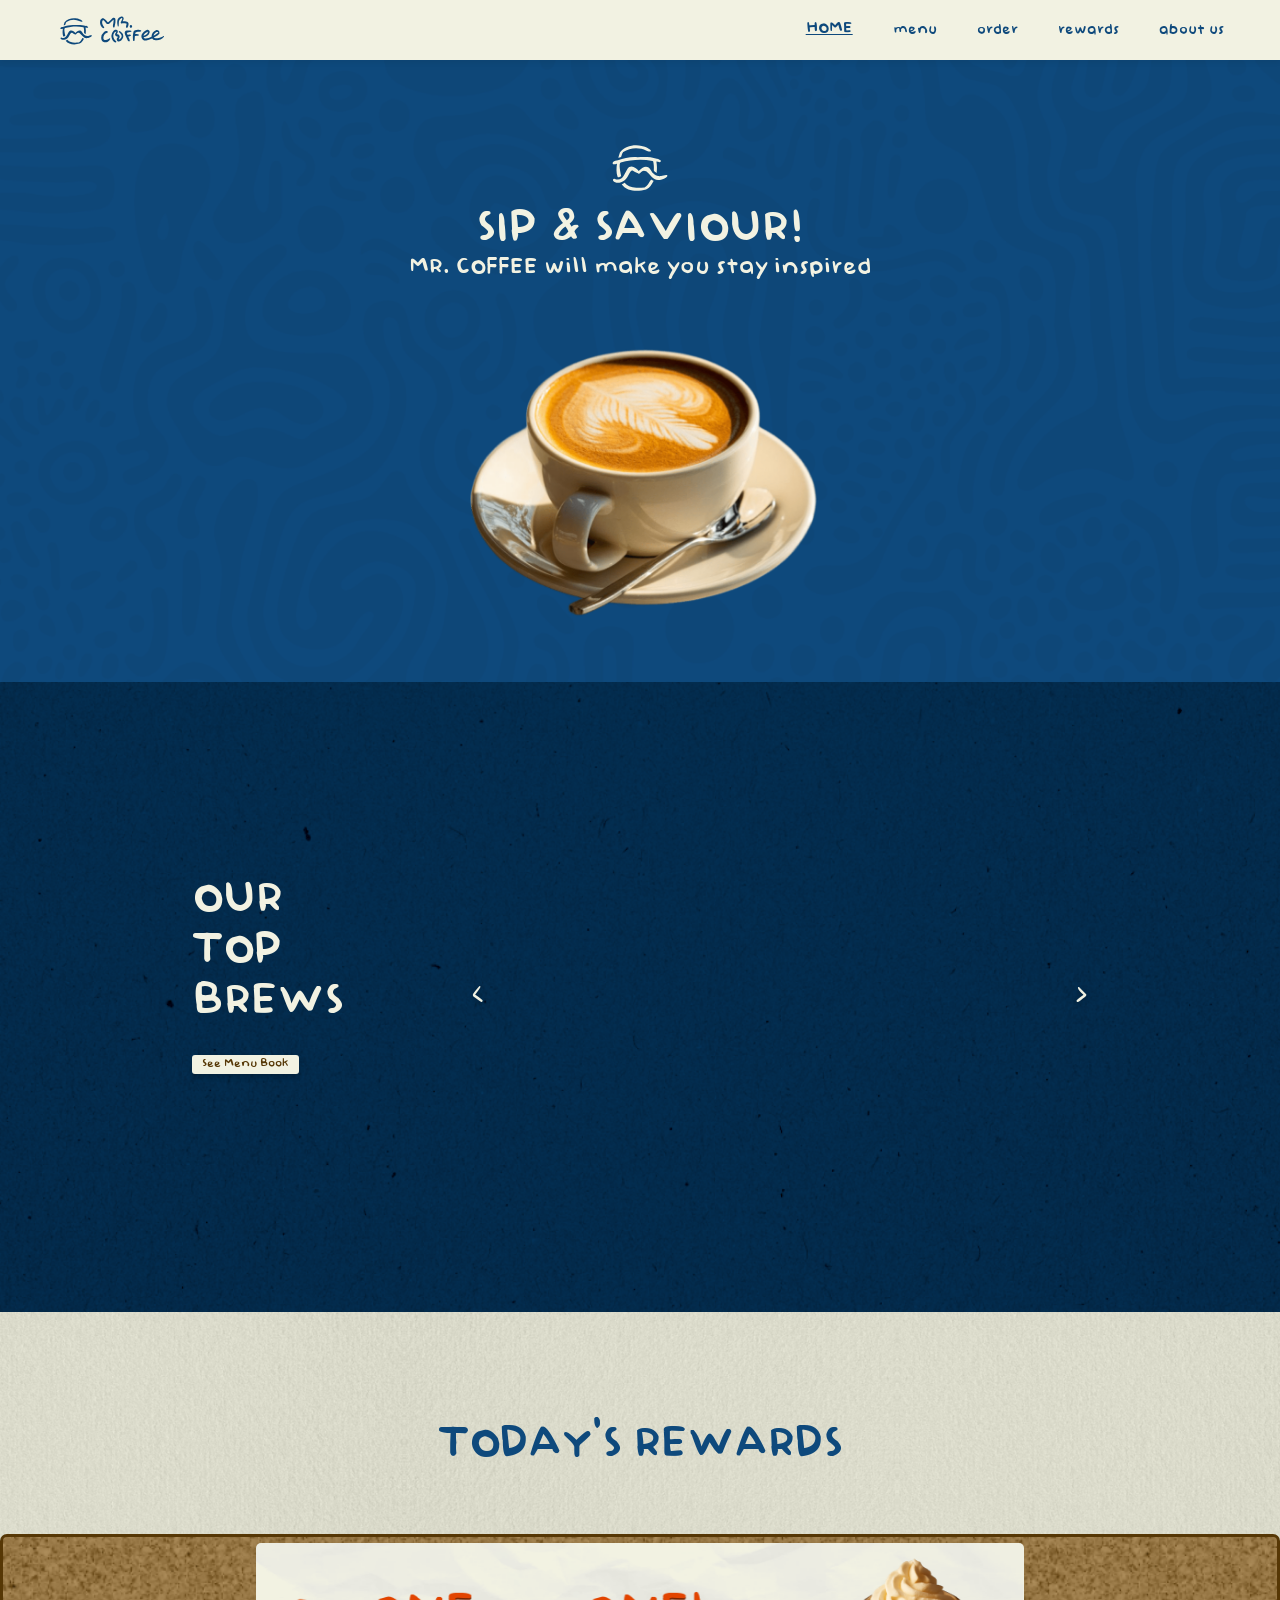
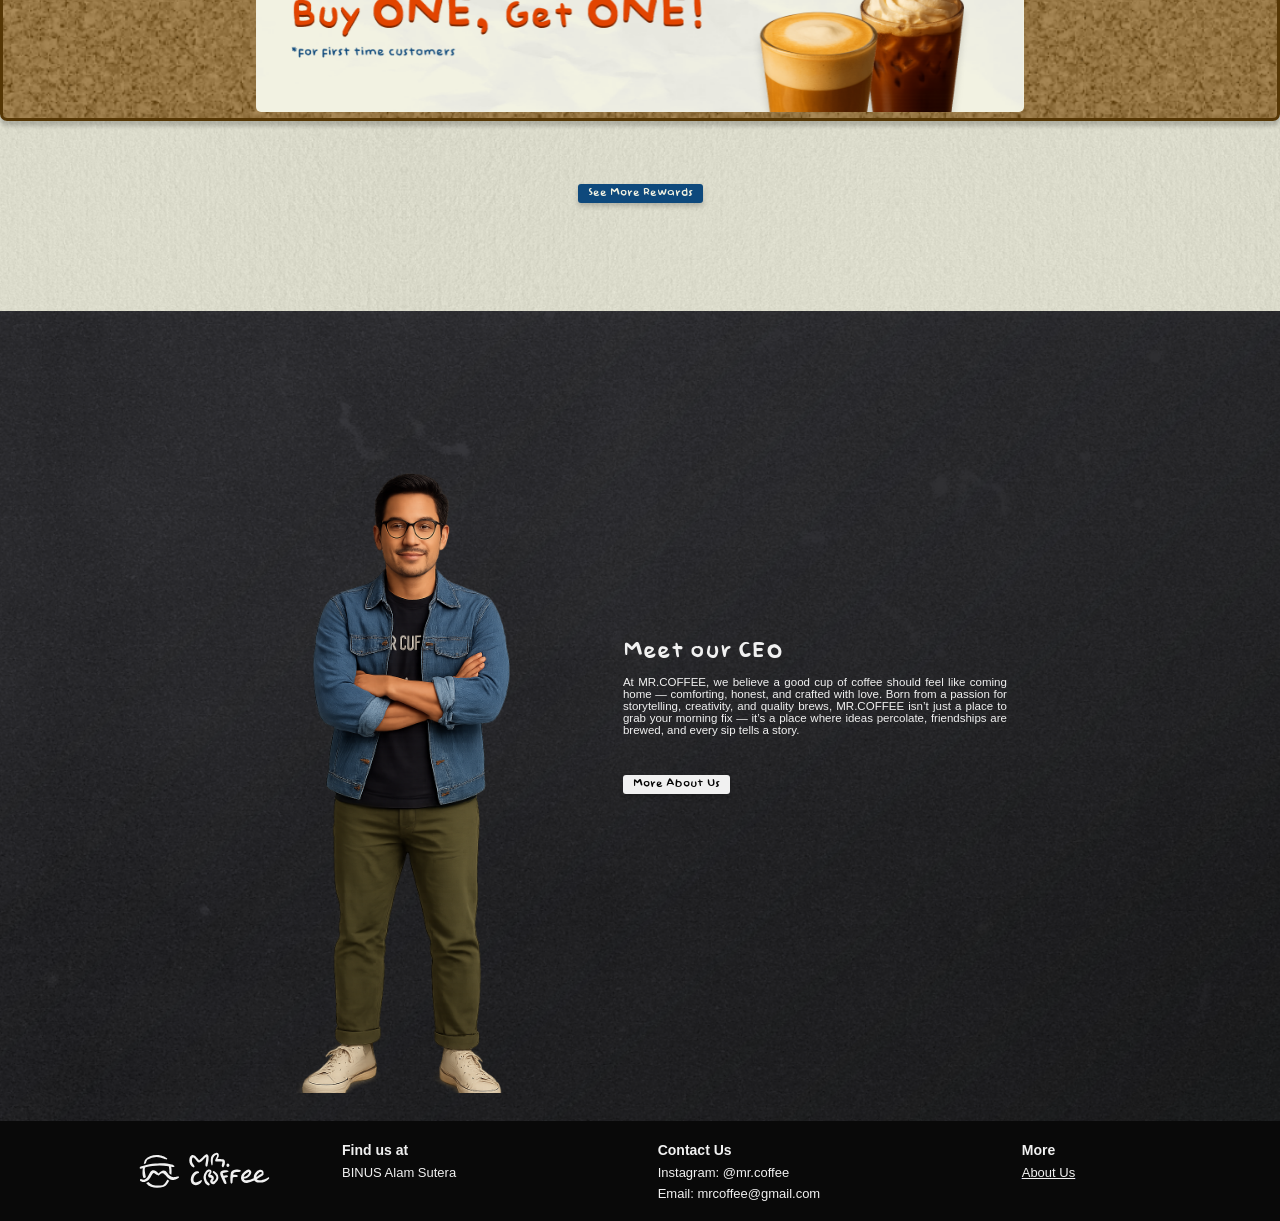
<file: index.html>
<!DOCTYPE html>
<html lang="en">
<head>
    <meta charset="UTF-8">
    <meta name="viewport" content="width=device-width, initial-scale=1.0">
    <title>MR. COFFEE</title>
    <link rel="icon" type="image/svg+xml" href="/assets/vectors/icon_offwhite.svg">
    <link rel="stylesheet" href="style.css">
</head>
<body>
    <header>
        <div id="header-div">
            <a>
                <img src="/assets/vectors/typeface_blue.svg" id="header-logo"> 
            </a>
            <div id="navbar">
                <a class="active">home</a>
                <a href="menu.html">menu</a>
                <a href="order.html">order</a>
                <a href="rewards.html">rewards</a>
                <a href="about us.html">about us</a>
            </div>
            <div id="navbar-mobile">
                <img src="/assets/vectors/hamburger-svgrepo-com.svg" id="hamburger"> 
            </div>
        </div>
        <div id="navbar-popup" class="hidden">
            <div id="sidebar">
                <div id="sidebar-navbar">
                    <a class="active">home</a>
                    <a href="menu.html">menu</a>
                    <a href="order.html">order</a>
                    <a href="rewards.html">rewards</a>
                    <a href="about us.html">about us</a>
                </div>
            </div>
        </div>
    </header>
    <main>
        <div id="main-banner">
            <div class="title-div fade">
                <img src="/assets/vectors/icon_offwhite.svg" id="banner-logo"> 
                <h1 id="main-banner-title" class="offwhite-text">SIP & SAVIOUR!</h1>
                <h2 id="tagline" class="offwhite-text">MR. COFFEE will make you stay inspired</h2>
            </div>
            <img src="/assets/images//main banner coffee.png" id="coffee-banner" class="fade">
        </div>

        <div id="top-sellers-banner">
            <div class="side-title-div">
                <h1 class="offwhite-text">OUR</h1>
                <h1 class="offwhite-text">TOP</h1>
                <h1 class="offwhite-text">BREWS</h1>
                <button id="menu-redirect" onclick="document.location='menu.html'">See Menu Book</button>
            </div>
            <div id="best-seller-items-div">
                <div id="left-arrow" class="arrows">
                    &lt;
                </div>
                <div id="carousel">
                </div>
                <div id="right-arrow" class="arrows">
                    &gt;
                </div>
            </div>
        </div>

        <div id="rewards-banner">
            <h1 class="blue-text">TODAY'S REWARDS</h1>
            <div class="corkboard" id="home-corkboard">
                <img src="/assets/images/dummy reward.png"> 
            </div>
            <button id="rewards-redirect" onclick="document.location='rewards.html'">See More Rewards</button>
        </div>

        <div id="about-us-banner">
            <img src="/assets/images/ceo.png">
            <div id="about-us-text">
                <h2 class="white-text">Meet our CEO</h2>
                <p class="white-text">
                    At MR.COFFEE, we believe a good cup of coffee should feel like coming home — comforting, honest, and crafted with love. Born from a passion for storytelling, creativity, and quality brews, MR.COFFEE isn’t just a place to grab your morning fix — it’s a place where ideas percolate, friendships are brewed, and every sip tells a story.
                </p>
                <button id="about-us-redirect" onclick="document.location='about us.html'">More About Us</button>
            </div>
        </div>
    </main>
    <footer>
        <img src="/assets/vectors/typeface_white.svg" id="footer-logo"> 
        <div id="footer-div">
            <div>
                <p class="footer-header">Find us at</p>
                <p>BINUS Alam Sutera</p>
            </div>
            <div>
                <p class="footer-header">Contact Us</p>
                <p>Instagram: @mr.coffee</p>
                <p>Email: mrcoffee@gmail.com</p>
            </div>
            <div style="margin-right: 6vw;">
                <p class="footer-header">More</p>
                <a href="about us.html"><p>About Us</p></a>
            </div>
        </div>
    </footer>
</body>
<script src="/js/script.js"></script>
<script src="/js/home.js"></script>
</html>
</file>
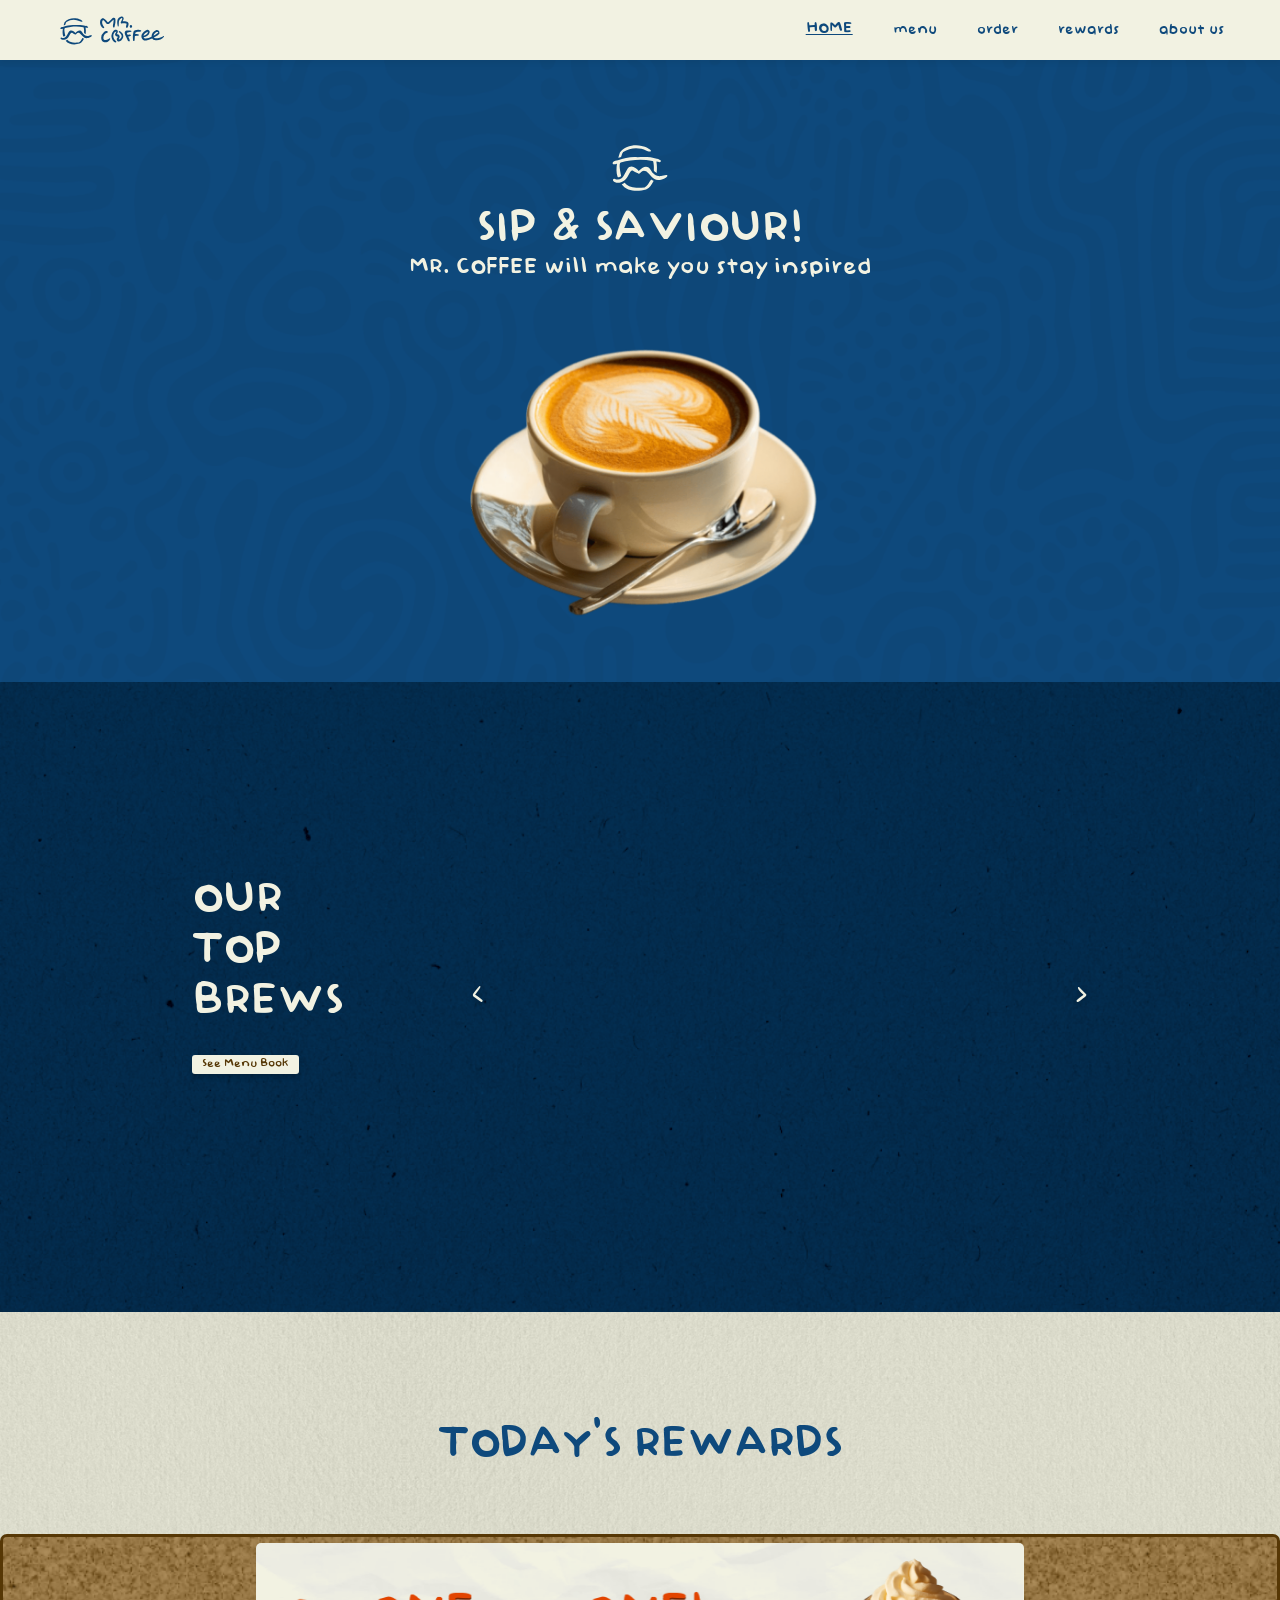
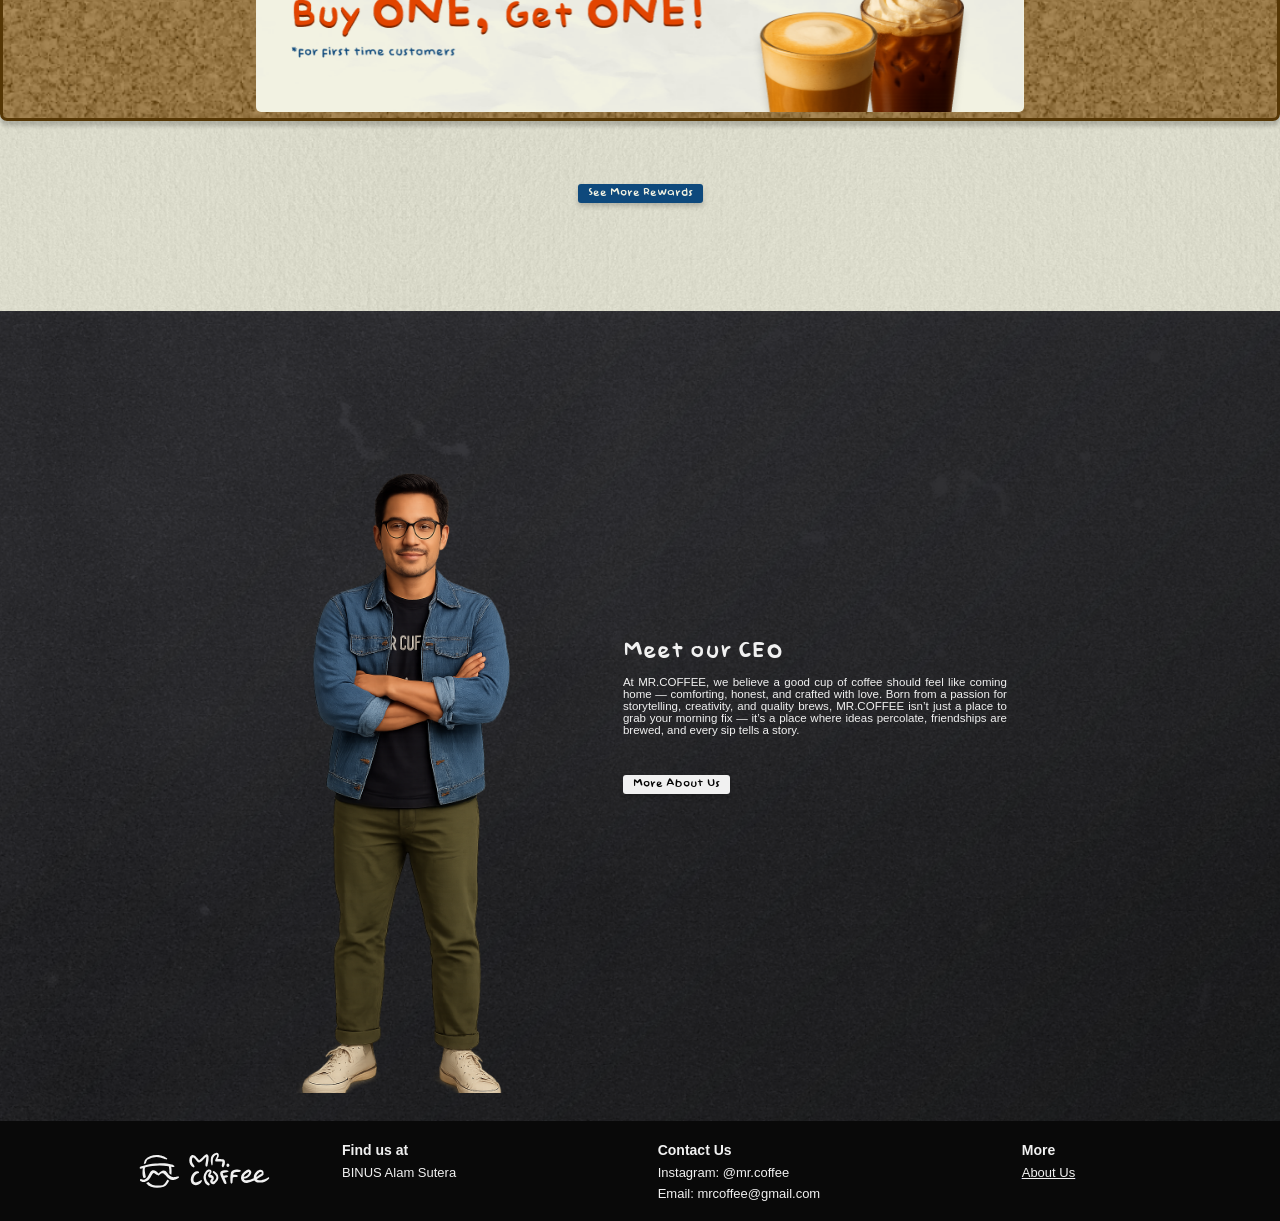
<file: home.html>
<!DOCTYPE html>
<html lang="en">
<head>
    <meta charset="UTF-8">
    <meta name="viewport" content="width=device-width, initial-scale=1.0">
    <title>MR. COFFEE</title>
    <link rel="icon" type="image/x-icon" href="/assets/vectors/icon_offwhite.svg">
    <link rel="stylesheet" href="/style.css">
</head>
<body>
    <header>
        <div id="header-div">
            <a>
                <img src="/assets/vectors/typeface_blue.svg" id="header-logo"> 
            </a>
            <div id="navbar">
                <a class="active">home</a>
                <a href="/html/menu.html">menu</a>
                <a href="/html/order.html">order</a>
                <a href="/html/rewards.html">rewards</a>
                <a href="/html/about us.html">about us</a>
            </div>
            <div id="navbar-mobile">
                <img src="/assets/vectors/hamburger-svgrepo-com.svg" id="hamburger"> 
            </div>
        </div>
        <div id="navbar-popup" class="hidden">
            <div id="sidebar">
                <div id="sidebar-navbar">
                    <a class="active">home</a>
                    <a href="/html/menu.html">menu</a>
                    <a href="/html/order.html">order</a>
                    <a href="/html/rewards.html">rewards</a>
                    <a href="/html/about us.html">about us</a>
                </div>
            </div>
        </div>
    </header>
    <main>
        <div id="main-banner">
            <div class="title-div fade">
                <img src="/assets/vectors/icon_offwhite.svg" id="banner-logo"> 
                <h1 id="main-banner-title" class="offwhite-text">SIP & SAVIOUR!</h1>
                <h2 id="tagline" class="offwhite-text">MR. COFFEE will make you stay inspired</h2>
            </div>
            <img src="/assets/images//main banner coffee.png" id="coffee-banner" class="fade">
        </div>

        <div id="top-sellers-banner">
            <div class="side-title-div">
                <h1 class="offwhite-text">OUR</h1>
                <h1 class="offwhite-text">TOP</h1>
                <h1 class="offwhite-text">BREWS</h1>
                <button id="menu-redirect" onclick="document.location='menu.html'">See Menu Book</button>
            </div>
            <div id="best-seller-items-div">
                <div id="left-arrow" class="arrows">
                    &lt;
                </div>
                <div id="carousel">
                </div>
                <div id="right-arrow" class="arrows">
                    &gt;
                </div>
            </div>
        </div>

        <div id="rewards-banner">
            <h1 class="blue-text">TODAY'S REWARDS</h1>
            <div class="corkboard" id="home-corkboard">
                <img src="/assets/images/dummy reward.png"> 
            </div>
            <button id="rewards-redirect" onclick="document.location='rewards.html'">See More Rewards</button>
        </div>

        <div id="about-us-banner">
            <img src="/assets/images/ceo.png">
            <div id="about-us-text">
                <h2 class="white-text">Meet our CEO</h2>
                <p class="white-text">
                    At MR.COFFEE, we believe a good cup of coffee should feel like coming home — comforting, honest, and crafted with love. Born from a passion for storytelling, creativity, and quality brews, MR.COFFEE isn’t just a place to grab your morning fix — it’s a place where ideas percolate, friendships are brewed, and every sip tells a story.
                </p>
                <button id="about-us-redirect" onclick="document.location='about us.html'">More About Us</button>
            </div>
        </div>
    </main>
    <footer>
        <img src="/assets/vectors/typeface_white.svg" id="footer-logo"> 
        <div id="footer-div">
            <div>
                <p class="footer-header">Find us at</p>
                <p>BINUS Alam Sutera</p>
            </div>
            <div>
                <p class="footer-header">Contact Us</p>
                <p>Instagram: @mr.coffee</p>
                <p>Email: mrcoffee@gmail.com</p>
            </div>
            <div style="margin-right: 6vw;">
                <p class="footer-header">More</p>
                <a href="/html/about us.html"><p>About Us</p></a>
            </div>
        </div>
    </footer>
</body>
<script src="/js/script.js"></script>
<script src="/js/home.js"></script>
</html>
</file>
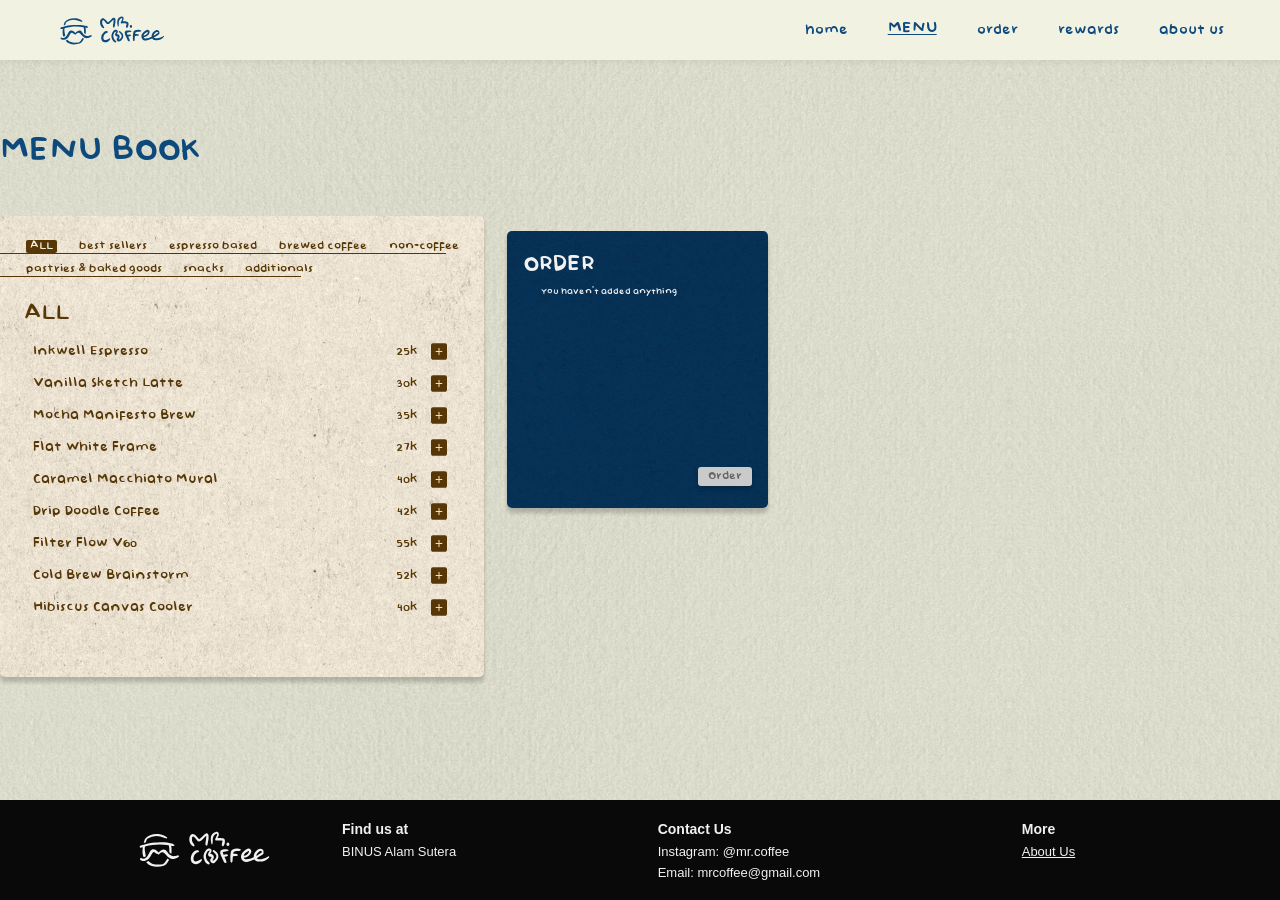
<file: menu.html>
<!DOCTYPE html>
<html lang="en">
<head>
    <meta charset="UTF-8">
    <meta name="viewport" content="width=device-width, initial-scale=1.0">
    <title>MR. COFFEE</title>
    <link rel="icon" type="image/svg+xml" href="/assets/vectors/icon_offwhite.svg">
    <link rel="stylesheet" href="style.css">
</head>
<body>
    <header>
        <div id="header-div">
            <a href="index.html">
                <img src="/assets/vectors/typeface_blue.svg" id="header-logo"> 
            </a>
            <div id="navbar">
                <a href="index.html">home</a>
                <a class="active">menu</a>
                <a href="order.html">order</a>
                <a href="rewards.html">rewards</a>
                <a href="about us.html">about us</a>
            </div>
            <div id="navbar-mobile">
                <img src="/assets/vectors/hamburger-svgrepo-com.svg" id="hamburger"> 
            </div>
        </div>
        <div id="navbar-popup" class="hidden">
            <div id="sidebar">
                <div id="sidebar-navbar">
                    <a href="index.html">home</a>
                    <a class="active">menu</a>
                    <a href="order.html">order</a>
                    <a href="rewards.html">rewards</a>
                    <a href="about us.html">about us</a>
                </div>
            </div>
        </div>
    </header>
    <main>
        <div id="menu-div">
            <h1 class="blue-text">MENU BOOK</h1>
            <div id="menu-container" class="fade">
                <div id="left-menu">
                    <div id="menu-header">
                        <div id="top-menu-header">
                            <div class="menu-header-text">
                                <p class="brown-text">all</p>
                                <p class="brown-text">best sellers</p>
                                <p class="brown-text">espresso based</p>
                                <p class="brown-text">brewed coffee</p>
                                <p class="brown-text">non-coffee</p>
                            </div>
                            <div class="menu-header-line">
                                
                            </div>
                        </div>
                        <div id="bottom-menu-header">
                            <div class="menu-header-text">
                                <p class="brown-text">pastries & baked goods</p>
                                <p class="brown-text">snacks</p>
                                <p class="brown-text">additionals</p>
                            </div>
                            <div class="menu-header-line">
                                
                            </div>
                        </div>
                    </div>
                    <div id="menu-list">
                        <div id="menu-category">
                            <h2 class="brown-text"></h2>
                            <div id="overlay">
                            </div>
                            <div id="menu-items">
                            </div>
                        </div>
                    </div>
                </div>
                <div id="right-menu">
                    <div id="right-menu-div">
                        <h2 class="white-text">ORDER</h2>
                        <div id="order-list">
                            <div class="order-item">
                                <p>You haven't added anything</p>
                            </div>
                        </div>
                        <button id="order-button" disabled onclick="document.location='order.html'">Order</button>
                    </div>
                </div>
            </div>
        </div>
    </main>
    <footer>
        <img src="/assets/vectors/typeface_white.svg" id="footer-logo"> 
        <div id="footer-div">
            <div>
                <p class="footer-header">Find us at</p>
                <p>BINUS Alam Sutera</p>
            </div>
            <div>
                <p class="footer-header">Contact Us</p>
                <p>Instagram: @mr.coffee</p>
                <p>Email: mrcoffee@gmail.com</p>
            </div>
            <div style="margin-right: 6vw;">
                <p class="footer-header">More</p>
                <a href="about us.html"><p>About Us</p></a>
            </div>
        </div>
    </footer>
</body>
<script src="/js/script.js"></script>
<script src="/js/menu.js"></script>
</body>
</html>
</file>
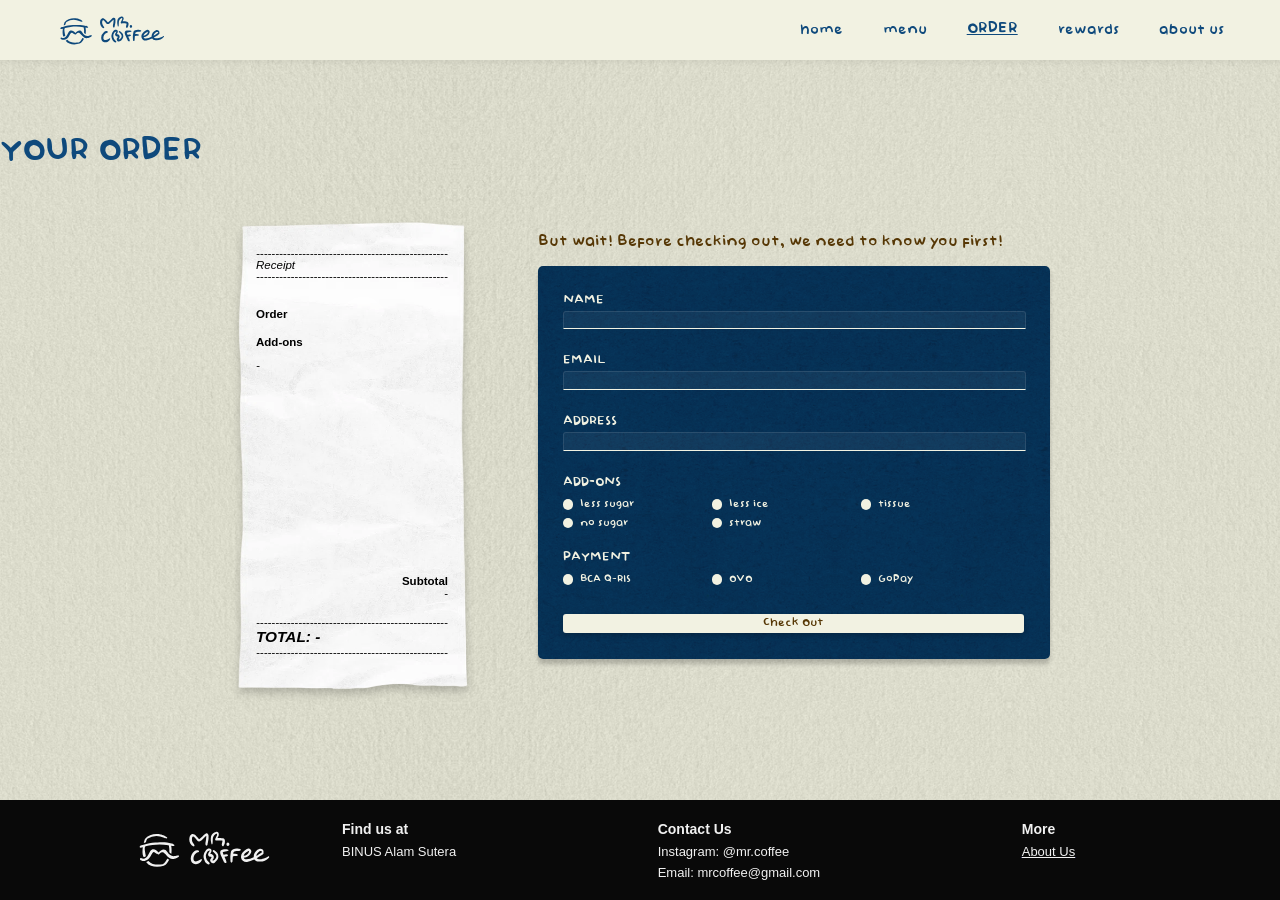
<file: order.html>
<!DOCTYPE html>
<html lang="en">
<head>
    <meta charset="UTF-8">
    <meta name="viewport" content="width=device-width, initial-scale=1.0">
    <title>MR. COFFEE</title>
    <link rel="icon" type="image/svg+xml" href="/assets/vectors/icon_offwhite.svg">
    <link rel="stylesheet" href="style.css">
</head>
<body>
    <header>
        <div id="header-div">
            <a href="index.html">
                <img src="/assets/vectors/typeface_blue.svg" id="header-logo"> 
            </a>
            <div id="navbar">
                <a href="index.html">home</a>
                <a href="menu.html">menu</a>
                <a class="active">order</a>
                <a href="rewards.html">rewards</a>
                <a href="about us.html">about us</a>
            </div>
            <div id="navbar-mobile">
                <img src="/assets/vectors/hamburger-svgrepo-com.svg" id="hamburger"> 
            </div>
        </div>
        <div id="navbar-popup" class="hidden">
            <div id="sidebar">
                <div id="sidebar-navbar">
                    <a href="index.html">home</a>
                    <a href="menu.html">menu</a>
                    <a class="active">order</a>
                    <a href="rewards.html">rewards</a>
                    <a href="about us.html">about us</a>
                </div>
            </div>
        </div>
    </header>
    <main>
        <div id="order-div">
            <h1 class="blue-text">YOUR ORDER</h1>
            <div id="order-container" class="fade">
                <div id="receipt">
                    <div id="receipt-title">
                        <p>--------------------------------------------------</p>
                        <p>Receipt</p>
                        <p>--------------------------------------------------</p>
                    </div>
                    <div id="receipt-details">
                        <p class="bold">Order</p>
                        <div id="receipt-orders">
                        </div>
                        <p class="bold">Add-ons</p>
                        <div id="receipt-addons">
                            <div class="receipt-item">
                                <div class="receipt-item-name">
                                    <p>-</p>
                                </div>
                            </div>
                        </div>
                    </div>
                    <div id="receipt-total">
                        <div id="receipt-subtotal">
                            <p class="bold">Subtotal</p>
                            <p id="subtotal-nominal">-</p>
                        </div>
                        <p>--------------------------------------------------</p>
                        <p class="bold" id="total-nominal">TOTAL: -</p>
                        <p>--------------------------------------------------</p>
                    </div>
                </div>
                <div id="order-container-right">
                    <p class="brown-text">But wait! Before checking out, we need to know you first!</p>
                    <div id="order-box">
                        <form onkeydown="return event.key != 'Enter';" name="form">
                            <div>
                                <p>NAME</p>
                                <input type="text" id="form-name" autocomplete="off" name="form-name">
                                <p>EMAIL</p>
                                <input type="text" id="form-email" autocomplete="off" name="form-email">
                                <p>ADDRESS</p>
                                <input type="text" id="form-address" autocomplete="off" name="form-address">
                                <p>ADD-ONS</p>
                                <div id="form-addons">
                                    <div class="form-addons-col">
                                        <label>
                                            <input type="checkbox" class="addon">
                                            <span class="checkmark"></span>
                                            <span class="checkmark-after"></span>
                                            <p>less sugar</p>
                                        </label>
                                        <label>
                                            <input type="checkbox" class="addon">
                                            <span class="checkmark"></span>
                                            <span class="checkmark-after"></span>
                                            <p>no sugar</p>
                                        </label>
                                    </div>
                                    <div class="form-addons-col">
                                        <label>
                                            <input type="checkbox" class="addon">
                                            <span class="checkmark"></span>
                                            <span class="checkmark-after"></span>
                                            <p>less ice</p>
                                        </label>
                                        <label>
                                            <input type="checkbox" class="addon">
                                            <span class="checkmark"></span>
                                            <span class="checkmark-after"></span>
                                            <p>straw</p>
                                        </label>
                                    </div>
                                    <div class="form-addons-col">
                                        <label>
                                            <input type="checkbox" class="addon">
                                            <span class="checkmark"></span>
                                            <span class="checkmark-after"></span>
                                            <p>tissue</p>
                                        </label>
                                    </div>
                                </div>
                                <p>PAYMENT</p>
                                <div id="form-payment">
                                    <div class="form-payment-col">
                                        <label>
                                            <input type="radio" name="payment">
                                            <span class="checkmark"></span>
                                            <span class="checkmark-after"></span>
                                            <p>BCA Q-RIS</p>
                                        </label>
                                    </div>
                                    <div class="form-payment-col">
                                        <label>
                                            <input type="radio" name="payment">
                                            <span class="checkmark"></span>
                                            <span class="checkmark-after"></span>
                                            <p>OVO</p>
                                        </label>
                                    </div>
                                    <div class="form-payment-col">
                                        <label>
                                            <input type="radio" name="payment">
                                            <span class="checkmark"></span>
                                            <span class="checkmark-after"></span>
                                            <p>GoPay</p>
                                        </label>
                                    </div>
                                </div>
                            </div>
                            <button type="button" id="check-out-button">Check Out</button>
                        </form>
                    </div>
                </div>
            </div>
        </div>
        <div id="order-complete" class="hidden">
            <h1 class="blue-text">Your order is heard!</h1>
            <div id="order-complete-container">
                <img src="/assets/vectors/SVG/Artboard 1 copy 51.svg">
                <h2>Please wait for your order to arrive. Thank you for your trust!</h2>
                <button id="complete-button" onclick="document.location='menu.html'">Back to Menu</button>
            </div>
        </div>
    </main>
    <footer>
        <img src="/assets/vectors/typeface_white.svg" id="footer-logo"> 
        <div id="footer-div">
            <div>
                <p class="footer-header">Find us at</p>
                <p>BINUS Alam Sutera</p>
            </div>
            <div>
                <p class="footer-header">Contact Us</p>
                <p>Instagram: @mr.coffee</p>
                <p>Email: mrcoffee@gmail.com</p>
            </div>
            <div style="margin-right: 6vw;">
                <p class="footer-header">More</p>
                <a href="about us.html"><p>About Us</p></a>
            </div>
        </div>
    </footer>
</body>
<script src="/js/script.js"></script>
<script src="/js/order.js"></script>
</body>
</html>
</file>
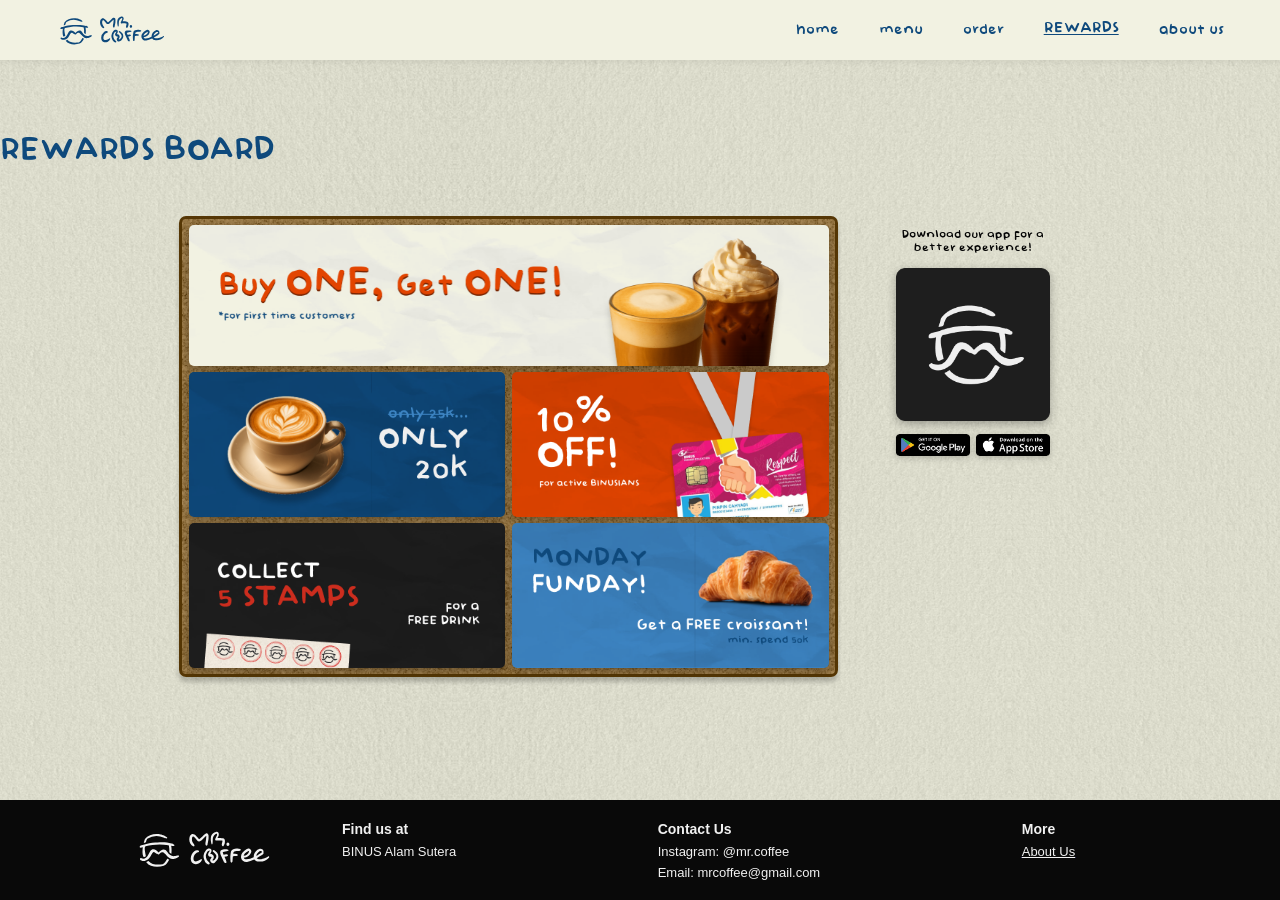
<file: rewards.html>
<!DOCTYPE html>
<html lang="en">
<head>
    <meta charset="UTF-8">
    <meta name="viewport" content="width=device-width, initial-scale=1.0">
    <title>MR. COFFEE</title>
    <link rel="icon" type="image/svg+xml" href="/assets/vectors/icon_offwhite.svg">
    <link rel="stylesheet" href="style.css">
</head>
<body>
    <header>
        <div id="header-div">
            <a href="index.html">
                <img src="/assets/vectors/typeface_blue.svg" id="header-logo"> 
            </a>
            <div id="navbar">
                <a href="index.html">home</a>
                <a href="menu.html">menu</a>
                <a href="order.html">order</a>
                <a class="active">rewards</a>
                <a href="about us.html">about us</a>
            </div>
            <div id="navbar-mobile">
                <img src="/assets/vectors/hamburger-svgrepo-com.svg" id="hamburger"> 
            </div>
        </div>
        <div id="navbar-popup" class="hidden">
            <div id="sidebar">
                <div id="sidebar-navbar">
                    <a href="index.html">home</a>
                    <a href="menu.html">menu</a>
                    <a href="order.html">order</a>
                    <a class="active">rewards</a>
                    <a href="about us.html">about us</a>
                </div>
            </div>
        </div>
    </header>
    <main>
        <div id="rewards-popup" class="hidden">
            <div class="popup">
                <span class="close" id="rewards-close">x</span>
                <div class="left-popup">
                    <h1>DOWNLOAD OUR MOBILE APP</h1>
                    <h2>to enjoy a better experience</h2>
                </div>
                <div class="right-popup">
                    <img src="/assets/images/app logo.png">
                    <div class="app-downloads">
                        <a href="https://play.google.com/store/games?hl=en" target="_blank"><img src="/assets/images/google play.png"></a>
                        <a href="https://www.apple.com/id/app-store/" target="_blank"><img src="/assets/images/app store.png"></a>
                    </div>
                </div>
            </div>
        </div>
        <div id="rewards-div">
            <h1 class="blue-text">REWARDS BOARD</h1>
            <div id="rewards-container" class="fade">
                <div id="rewards-container-left">
                    <div class="corkboard" id="rewards-corkboard">
                        <div id="main-reward">
                            <img src="/assets/images/dummy reward.png">
                        </div>
                        <div id="sub-rewards">
                            <div class="sub-rewards-row">
                                <img src="/assets/images/dummy reward 2.png">
                                <img src="/assets/images/dummy reward 3.png">
                            </div>
                            <div class="sub-rewards-row">
                                <img src="/assets/images/dummy reward 4.png">
                                <img src="/assets/images/dummy reward 5.png">
                            </div>
                        </div>
                    </div>
                </div>
                <div id="rewards-container-right">
                    <p>Download our app for a better experience!</p>
                    <img src="/assets/images/app logo.png">
                    <div class="app-downloads">
                        <a href="https://play.google.com/store/games?hl=en" target="_blank"><img src="/assets/images/google play.png"></a>
                        <a href="https://www.apple.com/id/app-store/" target="_blank"><img src="/assets/images/app store.png"></a>
                    </div>
                </div>
            </div>
        </div>
    </main>
    <footer>
        <img src="/assets/vectors/typeface_white.svg" id="footer-logo"> 
        <div id="footer-div">
            <div>
                <p class="footer-header">Find us at</p>
                <p>BINUS Alam Sutera</p>
            </div>
            <div>
                <p class="footer-header">Contact Us</p>
                <p>Instagram: @mr.coffee</p>
                <p>Email: mrcoffee@gmail.com</p>
            </div>
            <div style="margin-right: 6vw;">
                <p class="footer-header">More</p>
                <a href="about us.html"><p>About Us</p></a>
            </div>
        </div>
    </footer>
</body>
<script src="/js/script.js"></script>
<script src="/js/rewards.js"></script>
</body>
</html>
</file>
<file: style.css>
@font-face {
  font-family: Baby Doll;
  src: url(/assets/fonts/baby_doll.ttf);
}

body {
  margin: 0;
}

header {
  height: 60px;
  background-color: #f2f2e2;
  box-shadow: 0 3px 5px rgba(0, 0, 0, 0.05);
  position: fixed;
  width: 100%;
  z-index: 100;
}

#header-div {
  height: 60px;
  display: flex;
  overflow: hidden;
  align-items: center;
  justify-content: space-between;
}

#header-div a img {
  height: 120px;
  margin-left: 4vw;
  margin-top: 5px;
}

#header-div a img:hover {
  cursor: pointer;
}

#navbar {
  display: flex;
  gap: 40px;
  margin-right: 4.4vw;
}

#navbar-mobile {
  display: none;
}

#navbar a {
  color: #0e497c;
  font-family: Baby Doll;
  font-size: 1rem;
  transition: 50ms;
  position: relative;
  text-decoration: none;
}

#navbar a:hover {
  font-size: 1.1rem;
  margin-top: -3px;
  cursor: pointer;
  color: #2273bb;
  text-transform: uppercase;
  transition: 100ms;
}

#navbar a.active {
  font-size: 1.1rem;
  margin-top: -2px;
  text-transform: uppercase;
  text-decoration: underline;
}

#navbar a.active:hover {
  color: #0e497c !important;
}

#navbar-mobile img {
  width: 20px;
  margin-right: 4.4vw;
}

#navbar-popup {
  position: absolute;
  z-index: 9;
}

#sidebar {
  position: absolute;
  width: 30vw;
  height: auto;
  background-color: #e9e9d5;
  left: 70vw;
  top: 0;
  border-bottom-left-radius: 5px;
  box-shadow: 0px 3px 5px rgba(0, 0, 0, 0.2);
}

#sidebar-navbar {
  display: flex;
  flex-direction: column;
  gap: 40px;
  text-align: center;
  padding-top: 20%;
  padding-bottom: 20%;
}

#sidebar-navbar a {
  color: #0e497c;
  font-family: Baby Doll;
  font-size: 1rem;
  transition: 50ms;
  position: relative;
  text-decoration: none;
}

#sidebar-navbar a.active {
  font-size: 1.1rem;
  margin-top: -2px;
  text-transform: uppercase;
  text-decoration: underline;
}

#main-banner {
  height: auto;
  background-image: url(/assets/images/main\ banner\ background.png);
  background-size: cover;
  padding-top: 60px;
  padding-bottom: 60px;
  display: flex;
  flex-direction: column;
  justify-content: space-between;
  overflow-y: hidden;
}

#top-sellers-banner {
  height: 70vh;
  background-image: url(/assets/images/best\ seller\ background.png);
  background-size: cover;
  display: flex;
  overflow: hidden;
  padding-left: 15vw;
  padding-right: 15vw;
  justify-content: space-between;
}

#rewards-banner {
  height: auto;
  background-image: url(/assets/images/rewards\ background.png);
  background-size: cover;
  justify-items: center;
  text-align: center;
}

#about-us-banner {
  height: 90vh;
  background-image: url(/assets/images/about\ us\ background.png);
  background-size: cover;
  display: flex;
  align-items: center;
  overflow: hidden;
  justify-content: center;
}

footer {
  height: 100px;
  background-color: rgb(9, 9, 9);
  overflow: hidden;
  display: flex;
  align-items: center;
  padding-left: 10vw;
  padding-right: 10vw;
}

#footer-div {
  padding-left: 5vw;
  justify-content: space-between;
  display: flex;
  height: auto;
  width: 80%;
  justify-self: center;
}

h1 {
  font-family: Baby Doll;
  font-size: 4vw;
  font-weight: 100;
  margin: 0;
  align-self: center;
  width: auto;
}

h2 {
  font-family: Baby Doll;
  font-size: 2vw;
  font-weight: 100;
  margin: 0;
  align-self: center;
  width: auto;
}

h3 {
  font-family: Baby Doll;
  font-size: 1.5vw;
  font-weight: 100;
  margin: 0;
  align-self: center;
  width: auto;
}

.offwhite-text {
  color: #f2f2e2;
}

.white-text {
  color: #f1f1f1;
}

.brown-text {
  color: #563705;
}

.blue-text {
  color: #0e497c;
}

.title-div {
  display: flex;
  justify-items: center;
  align-self: center;
  flex-direction: column;
  margin-top: 7vh;
  justify-content: center;
}

#coffee-banner {
  width: 30vw;
  margin-top: 5vh;
  align-self: center;
  justify-self: end;
  transition: 1000ms;
  user-select: none;
}

#coffee-banner:hover {
  transform: scale(1.02);
  transition: 1000ms;
}

.side-title-div {
  display: flexbox;
  align-content: center;
  padding-bottom: 5vh;
}

#banner-logo {
  width: 7vw;
  margin-bottom: -1vh;
  align-self: center;
  user-select: none;
}

#best-seller-items-div {
  display: flex;
  width: 100%;
  justify-content: space-between;
  height: 100%;
  align-items: center;
  padding-left: 10vw;
}

.best-seller-item {
  justify-content: center;
  aspect-ratio: 1 / 1;
  height: 80%;
  align-items: center;
  display: none;
}

.best-seller-name {
  font-family: Baby Doll;
  font-size: 1.3vw;
  letter-spacing: 0.2rem;
  color: #050505;
  text-align: center;
  width: auto;
  position: absolute;
  margin-top: 0vh;
  z-index: 2;
  background-image: url(/assets/images/cardboard.avif);
  filter: brightness(1.2);
  padding: 5px 3vw 1px 3vw;
  border-radius: 2px;
  box-shadow: 0px 4px 3px rgba(0, 0, 0, 0.3);
  transition: 500ms;
  text-transform: uppercase;
}

.best-seller-price {
  font-family: Baby Doll;
  font-size: 1.3vw;
  letter-spacing: 0.2rem;
  color: #61410f;
  text-align: center;
  width: auto;
  position: absolute;
  margin-top: 0vh;
  z-index: 1;
  background-color: #f2f2e2;
  padding: 0px 1vw 0px 1vw;
  border-radius: 2px;
  box-shadow: 0px 4px 3px rgba(0, 0, 0, 0.3);
  transition: 500ms;
}

.best-seller-name h3 {
  margin: 0;
}

.best-seller-price h3 {
  margin: 0;
}

.best-seller-image {
  display: flex;
  width: 100%;
  justify-content: center;
  z-index: 0;
}

.best-seller-image img {
  height: 15vw;
  filter: drop-shadow(0px 10px 10px rgba(0, 0, 0, 0.3)) grayscale(100%);
  transition: 500ms;
  user-select: none;
}

.best-seller-item:hover .best-seller-image img {
  filter: drop-shadow(0px 10px 10px rgba(0, 0, 0, 0.3)) grayscale(40%);
  transform: scale(1.03);
  padding-bottom: 3vh;
  transition: 500ms;
}

.best-seller-item:hover .best-seller-name {
  font-size: 1.6vw;
  margin-top: 25vh;
  padding: 5px 3vw 3px 3vw;
  transition: 500ms;
}

.best-seller-item:hover .best-seller-price {
  margin-top: calc(25vh - 5vw);
  transition: 500ms;
  font-size: 1.6vw;
  transition-delay: 50ms;
  opacity: 100;
}

button {
  font-size: 1vw;
  font-family: Baby Doll;
  border-radius: 3px;
  border: none;
  padding: 3px 10px 3px 10px;
  box-shadow: 0px 3px 5px rgba(0, 0, 0, 0.2);
  transition: 100ms;
  width: auto;
}

button:hover {
  transform: scale(1.03);
  filter: brightness(0.9);
  cursor: pointer;
  transition: 100ms;
}

button:active {
  filter: brightness(0.7);
  transition: 0;
}

#menu-redirect {
  background-color: #f2f2e2;
  color: #563705;
  margin-top: 3vh;
}

.arrows {
  user-select: none;
  font-size: 2vw;
  font-family: Baby Doll;
  color: #f2f2e2;
  transition: 100ms;
  z-index: 3;
  text-shadow: 0px 3px 5px rgba(0, 0, 0, 0.2);
}

.arrows:hover {
  filter: brightness(0.9);
  cursor: pointer;
  transition: 100ms;
}

.arrows:active {
  filter: brightness(0.7);
  transition: 100ms;
}

@keyframes fading {
  0% {
    opacity: 0;
  }
  10% {
    opacity: 1;
  }
  90% {
    opacity: 1;
  }
  100% {
    opacity: 0;
  }
}

.slide-active {
  display: flex;
  animation: fading 5s forwards;
}

.corkboard {
  background-image: url(/assets/images/cork\ board.png);
  background-size: cover;
  border-radius: 7px;
  border-color: #563705;
  border-width: 3px;
  border-style: solid;
  box-shadow: 0px 5px 4px rgba(0, 0, 0, 0.2);
}

#home-corkboard {
  margin-top: 7vh;
  justify-self: center;
  display: flex;
  justify-content: center;
  align-content: center;
  padding: 0.5vw;
}

#rewards-banner h1 {
  padding-top: 12vh;
  justify-self: center;
}

#home-corkboard img {
  width: 60vw;
  border-radius: 5px;
  transition: 500ms;
}

#home-corkboard img:hover {
  filter: brightness(1.05);
  transform: scale(1.005);
  transition: 500ms;
  cursor: pointer;
}

#rewards-redirect {
  margin-top: 7vh;
  margin-bottom: 12vh;
  background-color: #0e497c;
  color: #f2f2e2;
}

#about-us-banner img {
  height: 50vw;
  margin-top: calc(30vw - 30vh);
  user-select: none;
}

#about-us-text {
  width: 30%;
  margin-right: 6vw;
}

#about-us-text p {
  font-family: Helvetica, sans-serif;
  font-weight: 400;
  font-size: 0.9vw;
  text-wrap: wrap;
  text-align: justify;
}

#about-us-redirect {
  background-color: #f1f1f1;
  color: #050505;
  margin-top: 3vh;
}

#footer-logo {
  height: 150px;
  user-select: none;
}

footer div p {
  color: #f1f1f1;
  font-family: Helvetica, sans-serif;
  font-size: 13px;
  text-wrap: wrap;
  line-height: 8px;
}

.footer-header {
  font-size: 14px;
  font-weight: bold;
  line-height: 10px;
}

footer div a p {
  text-decoration: underline;
}

footer div a p:hover {
  filter: brightness(0.9);
  cursor: pointer;
}

#menu-div,
#order-div,
#rewards-div {
  height: auto;
  min-height: calc(82vh - 160px);
  padding-top: calc(60px + 8vh);
  padding-bottom: 10vh;
  background-image: url(/assets/images/rewards\ background.png);
  justify-items: center;
}

#menu-div > :first-child,
#order-div > :first-child,
#rewards-div > :first-child,
#ceo-div > :first-child,
#order-complete > :first-child {
  font-size: 3vw;
}

#menu-container {
  display: flex;
  margin-top: 5vh;
  width: 60vw;
  aspect-ratio: 5/3;
  gap: 3%;
}

#order-container {
  display: flex;
  margin-top: 5vh;
  width: 100%;
  justify-content: center;
  gap: 5%;
}

#rewards-container {
  display: flex;
  margin-top: 5vh;
  width: 100%;
  justify-content: center;
  gap: 2%;
}

#left-menu {
  height: 100%;
  width: 65%;
  background-image: url(/assets/images/white\ carton.png);
  background-size: cover;
  border-radius: 5px;
  box-shadow: 0px 5px 4px rgba(0, 0, 0, 0.2);
}

#right-menu {
  height: 60%;
  width: 35%;
  background-image: url(/assets/images/blue\ carton.png);
  background-size: cover;
  border-radius: 5px;
  box-shadow: 0px 5px 4px rgba(0, 0, 0, 0.2);
  margin-top: 2%;
}

#right-menu-div {
  display: flex;
  flex-direction: column;
  padding: 6%;
  padding-top: 8%;
}

#order-button {
  align-self: end;
  background-color: #f2f2e2;
  color: #563705;
}

#order-button:disabled {
  background-color: #cacaca;
  color: #636363;
}

#order-button:disabled:hover {
  transform: scale(1);
  filter: brightness(1);
  cursor: auto;
}

#right-menu-div h2 {
  align-self: baseline;
}

#order-list {
  height: 13vw;
  width: 84%;
  margin-bottom: 1vw;
  padding-top: 4%;
  padding-left: 8%;
  padding-right: 8%;
  overflow-y: auto;
}

#order-list::-webkit-scrollbar {
  width: 0.3vw;
}

#order-list::-webkit-scrollbar-thumb {
  background-color: #f1f1f1;
  border-radius: 1vw;
}

#order-list::-webkit-scrollbar-thumb:hover {
  cursor: pointer;
}

#order-list p {
  font-family: Baby Doll;
  color: #f1f1f1;
  font-size: 0.8vw;
  margin: 0;
  margin-bottom: 5%;
}

#order-list img {
  width: 0.5vw;
}

#order-list img:hover {
  cursor: pointer;
  filter: brightness(0.9);
}

.order-item {
  display: flex;
  width: 100%;
  justify-content: space-between;
  align-items: baseline;
}

#order-name {
  display: flex;
  justify-content: baseline;
  overflow-wrap: break-word;
  width: 80%;
  align-self: flex-start;
  margin-top: 1%;
}

.order-counter {
  display: flex;
  width: 20%;
  justify-content: space-between;
}

.order-counter p {
  font-size: 1vw !important;
}

#order-name > :first-child {
  margin-right: 5%;
}

#menu-header {
  display: flex;
  height: 10%;
  flex-direction: column;
  justify-content: space-around;
  padding-top: 4%;
}

#menu-list {
  height: 70%;
  display: flex;
  flex-direction: column;
  align-items: center;
  padding-top: 2%;
}

#top-menu-header {
  width: 100%;
}

#bottom-menu-header {
  width: 70%;
}

.menu-header-text {
  display: flex;
  justify-content: space-between;
  padding-left: 2vw;
  padding-right: 2vw;
}

.menu-header-text p {
  margin: 0;
  font-family: Baby Doll;
  font-size: 1vw;
  transition: 100ms;
  user-select: none;
}

.menu-header-text p:hover {
  cursor: pointer;
  filter: brightness(1.5);
  transition: 100ms;
}

.menu-header-line {
  width: calc(100% - 3vw);
  height: 0.07vw;
  background-color: #563705;
  justify-self: center;
  margin-top: 0.2%;
}

.menu-active {
  background-color: #563705;
  text-transform: uppercase;
  color: #f2f2e2;
  padding-left: 1%;
  padding-right: 1%;
  border-radius: 2px;
}

.menu-active:hover {
  filter: brightness(1) !important;
}

#menu-category {
  width: 90%;
  height: 100%;
  padding-top: 2%;
}

#menu-items {
  padding-left: 2%;
  margin-top: 2%;
  height: 90%;
  overflow-x: hidden;
}

#menu-items::-webkit-scrollbar {
  width: 0.3vw;
}

#menu-items::-webkit-scrollbar-thumb {
  background-color: #563705;
  border-radius: 1vw;
}

#menu-items::-webkit-scrollbar-thumb:hover {
  cursor: pointer;
}

#menu-category h2 {
  text-transform: uppercase;
}

@keyframes appear {
  to {
    opacity: 1;
  }
}

@keyframes disappear {
  to {
    opacity: 0;
  }
}

.menu-item {
  display: flex;
  height: 2.5vw;
  justify-content: space-between;
  align-items: center;
  opacity: 0;
  animation: appear 500ms forwards;
}

.menu-item p {
  font-size: 1.2vw;
  font-family: Baby Doll;
  color: #563705;
  transition: 100ms;
}

.menu-item img {
  width: 1.3vw;
  margin-left: 1vw;
  margin-right: 1vw;
  transition: 100ms;
  user-select: none;
}

.menu-item img:hover {
  cursor: pointer;
  filter: brightness(1.5);
  transition: 100ms;
}

.menu-item div {
  display: flex;
  justify-content: end;
}

#overlay {
  display: none;
  flex-direction: column;
  align-items: center;
  justify-content: center;
  position: absolute;
  width: 34vw;
  height: 25vw;
  z-index: 1;
}

#overlay img {
  height: 40%;
  filter: drop-shadow(0px 10px 5px rgba(0, 0, 0, 0.2));
}

#overlay h2 {
  margin-top: 1vw;
}

#overlay p {
  font-size: 1.2vw;
  font-family: Baby Doll;
  color: #563705;
  margin: 0;
  width: 32vw;
  overflow-wrap: break-word;
  text-align: center;
}

#overlay > :nth-child(4) {
  margin-top: 5%;
  background-color: #563705;
  color: #f2f2e2;
  font-size: 1.2vw;
}

#overlay > :nth-child(5) {
  margin-top: 2%;
  font-size: 1vw;
  background-color: #f2f2e2;
  color: #563705;
}

.hidden {
  display: none !important;
}

@keyframes appear-fading {
  0% {
    opacity: 0;
  }
  100% {
    opacity: 1;
  }
}

.show {
  display: flex !important;
  animation: appear-fading 500ms forwards;
}

.alert {
  height: 8%;
  width: 50%;
  background-image: url(/assets/images/cardboard.avif);
  border-radius: 2px;
  animation: appear-fading 500ms forwards;
  display: flex;
  align-items: center;
  justify-content: center;
  box-shadow: 0 3px 5px rgba(0, 0, 0, 0.2);
  margin-bottom: 10%;
}

.alert p {
  color: #050505 !important;
}

#receipt {
  display: flex;
  flex-direction: column;
  height: 33vw;
  width: 15vw;
  filter: drop-shadow(0px 5px 4px rgba(0, 0, 0, 0.2));
  background-image: url(/assets/images/receipt\ paper.png);
  background-size: 19vw 37vw;
  align-items: center;
  padding: 2vw;
  justify-content: space-between;
}

#receipt p {
  font-family: Helvetica, sans-serif;
  font-size: 0.9vw;
  line-height: 0;
}

.bold {
  font-weight: bold;
}

#receipt-title {
  width: 100%;
  font-style: italic;
  justify-items: center;
  user-select: none;
}

#receipt-details {
  width: 100%;
  height: 60%;
  justify-items: baseline;
  align-items: baseline;
  overflow-y: auto;
}

#receipt-orders {
  width: 100%;
  margin-bottom: 15%;
}

.receipt-item {
  width: 100%;
  display: flex;
  flex-direction: column;
}

#receipt-orders .receipt-item-name p {
  margin-block-end: 1%;
}

.receipt-item-name {
  display: flex;
  width: 95%;
  justify-content: space-between;
  align-self: baseline;
}

#receipt-orders .receipt-item-name > :last-child {
  color: #636363;
}

.receipt-item-total {
  display: flex;
  width: 95%;
  justify-content: space-between;
  align-self: flex-end;
  font-style: italic;
}

#receipt-details::-webkit-scrollbar {
  width: 0.8vw;
}

#receipt-details::-webkit-scrollbar-thumb {
  background-color: #636363;
  border-radius: 1vw;
  background-clip: content-box;
  border: 0.35vw solid transparent;
}

#receipt-details::-webkit-scrollbar-thumb:hover {
  cursor: pointer;
}

#receipt-addons {
  width: 100%;
}

#receipt-addons .receipt-item-name {
  width: 100%;
}

#receipt-addons .receipt-item-name > :last-child {
  font-style: italic;
}

#receipt-total {
  width: 100%;
  font-style: italic;
  justify-items: center;
  user-select: none;
}

#receipt-total > :nth-child(3) {
  user-select: text;
  font-size: 1.2vw;
}

#receipt-subtotal {
  user-select: text;
  width: 100%;
  font-style: normal;
  text-align: end;
  margin-bottom: 15%;
}

#order-container-right {
  width: 40vw;
}

#order-container-right p {
  font-family: Baby Doll;
  font-size: 1.3vw;
}

#order-box {
  display: flex;
  flex-direction: column;
  height: auto;
  background-image: url(/assets/images/blue\ carton.png);
  background-size: cover;
  border-radius: 5px;
  box-shadow: 0px 5px 4px rgba(0, 0, 0, 0.2);
  padding: 5%;
}

#order-box p {
  font-size: 1.2vw;
  color: #f2f2e2;
  margin: 0;
  margin-bottom: 0.5%;
}

form {
  display: flex;
  flex-direction: column;
}

form span {
  height: auto;
}

input[type="text"] {
  margin-bottom: 5%;
  width: 98%;
  height: 7%;
  padding: 0;
  padding-left: 1%;
  padding-right: 1%;
  padding-top: 0.5%;
  padding-bottom: 0.5%;
  border-width: 0;
  background-color: rgba(0, 0, 0, 0);
  border: 0.1vw solid rgba(255, 255, 255, 0.1);
  border-bottom: 0.1vw solid #f2f2e2;
  color: #f2f2e2;
  font-family: Helvetica, sans-serif;
  font-size: 0.9vw;
  border-top-left-radius: 3px;
  border-top-right-radius: 3px;
  background-color: rgba(255, 255, 255, 0.05);
}

input[type="text"]:focus {
  outline: 0;
  background-color: rgba(255, 255, 255, 0.1);
  transition: 100ms;
}

label {
  display: flex;
  position: relative;
  width: fit-content;
}

label p {
  color: #f2f2e2;
  font-family: Baby Doll;
  font-size: 0.9vw !important;
}

input[type="radio"],
input[type="checkbox"] {
  width: 0.8vw;
  height: 0.8vw;
  margin: 0;
  margin-right: 0.5vw;
  z-index: 1;
  opacity: 0;
}

input[type="radio"]:hover,
input[type="checkbox"]:hover,
label:hover {
  cursor: pointer;
}

#form-addons,
#form-payment {
  display: flex;
  margin-bottom: 1.5vw;
  width: 97%;
  justify-content: space-between;
  justify-self: end;
}

.form-addons-col,
.form-payment-col {
  width: calc(100% / 3);
}

.form-addons-col {
  display: flex;
  flex-direction: column;
}

.form-addons-col label,
.form-payment-col label {
  margin-top: 5%;
}

#check-out-button {
  background-color: #f2f2e2;
  color: #563705;
  margin-top: 2%;
}

.checkmark {
  position: absolute;
  top: 0;
  left: 0;
  width: 0.8vw;
  height: 0.8vw;
  background-color: #f2f2e2;
  border-radius: 0.4vw;
}

.checkmark-after {
  position: absolute;
  top: 0.1vw;
  left: 0.1vw;
  width: 0.6vw;
  height: 0.6vw;
  background-color: #2273bb;
  border-radius: 0.3vw;
  opacity: 0;
  transition: 100ms;
}

input[type="radio"]:hover + .checkmark,
input[type="checkbox"]:hover + .checkmark {
  filter: brightness(0.9);
}

input[type="radio"]:active + .checkmark,
input[type="checkbox"]:active + .checkmark {
  filter: brightness(0.8);
  transition: 100ms;
}

input[type="radio"]:checked ~ .checkmark-after,
input[type="checkbox"]:checked ~ .checkmark-after {
  opacity: 1;
  transition: 100ms;
}

#rewards-corkboard {
  justify-self: center;
  display: flex;
  flex-direction: column;
  justify-content: center;
  align-content: center;
  padding: 0.5vw;
  width: 100%;
  gap: 0.5vw;
}

#rewards-corkboard img {
  border-radius: 5px;
  transition: 500ms;
  filter: drop-shadow(0px 3px 5px rgba(0, 0, 0, 0.3));
}

#rewards-corkboard img:hover {
  filter: brightness(1.05) drop-shadow(0px 3px 5px rgba(0, 0, 0, 0.3));
  transform: scale(1.005);
  transition: 500ms;
  cursor: pointer;
}

#rewards-container-left {
  width: 50%;
}

#rewards-container-right {
  width: 20%;
  display: flex;
  flex-direction: column;
  align-items: center;
}

#rewards-container-right p {
  font-family: Baby Doll;
  color: #050505;
  text-align: center;
  font-size: 1vw;
  width: 70%;
}

#rewards-container-right > :nth-child(2) {
  width: 60%;
  filter: drop-shadow(0px 3px 5px rgba(0, 0, 0, 0.3));
}

.app-downloads {
  width: 60%;
  display: flex;
  gap: 4%;
  margin-top: 5%;
}

.app-downloads a {
  width: 48%;
}

.app-downloads a img {
  width: 100%;
  transition: 100ms;
  filter: drop-shadow(0px 2px 3px rgba(0, 0, 0, 0.2));
}

.app-downloads a img:hover {
  cursor: pointer;
  filter: brightness(1.1) drop-shadow(0px 2px 3px rgba(0, 0, 0, 0.2));
  transform: scale(1.01);
  transition: 100ms;
}

#sub-rewards {
  display: flex;
  flex-direction: column;
  width: 100%;
  gap: 0.5vw;
}

.sub-rewards-row {
  display: flex;
  flex-direction: row;
  gap: 0.5vw;
}

#main-reward {
  width: 100%;
  display: flex;
}

#main-reward img {
  width: 100%;
}

.sub-rewards-row img {
  width: calc(50% - 0.25vw);
}

.fade {
  animation: appear-fading 300ms forwards;
}

#about-us-div {
  height: auto;
  min-height: calc(100vh - 100px);
  justify-items: center;
}

#ceo-div {
  background-image: url(/assets/images/about\ us\ background.png);
  background-size: cover;
  justify-items: center;
  padding-top: calc(60px + 8vh);
}

#ceo-sub-div {
  height: 40vw;
  display: flex;
  align-items: center;
  overflow: hidden;
  justify-content: center;
}

#ceo-div img {
  height: 50vw;
  margin-top: 20vw;
  user-select: none;
}

#vision-mission-div {
  width: 100%;
  background-image: url(/assets/images/main\ banner\ background.png);
  background-size: cover;
  justify-items: center;
  height: 35vw;
  align-content: center;
}

#vision-mission-div p {
  font-family: Baby Doll;
  font-size: 1vw;
  margin: 0;
  width: 50%;
  text-align: center;
  margin-top: 0.5%;
}

#vision-mission-div > :nth-child(3) {
  margin-top: 3%;
}

#mr-coffee-div {
  width: 100%;
  background-image: url(/assets/images/rewards\ background.png);
  background-size: cover;
  justify-items: center;
  height: 45vw;
  display: flex;
  align-items: center;
  overflow: hidden;
  justify-content: center;
}

#ceo-sub-text {
  width: 30%;
  margin-right: 6vw;
}

#ceo-sub-text p,
#mr-coffee-div p {
  font-family: Helvetica, sans-serif;
  font-weight: 400;
  font-size: 0.9vw;
  text-wrap: wrap;
  text-align: justify;
}

#mr-coffee-text {
  width: 30%;
}

#mr-coffee-div img {
  width: 25vw;
  user-select: none;
}

@keyframes darker {
  to {
    filter: brightness(0.5);
  }
}

.darker {
  animation: darker 500ms forwards;
}

.popup {
  position: absolute;
  background-image: url(/assets/images/popup\ bg.png);
  background-size: cover;
  width: 50vw;
  height: 25vw;
  box-shadow: 0px 3px 5px rgba(0, 0, 0, 0.2);
  z-index: 3;
  border-radius: 5px;
  left: 25vw;
  top: 25vh;
  display: flex;
}

.close {
  position: absolute;
  font-family: Baby Doll;
  font-size: 2vw;
  margin-left: 2%;
  margin-top: 1%;
  color: #0e497c;
  transition: 100ms;
  user-select: none;
}

.close:hover {
  cursor: pointer;
  filter: brightness(1.5);
  transition: 100ms;
}

.left-popup {
  width: 60%;
  height: 100%;
  display: flex;
  flex-direction: column;
  justify-content: center;
  text-align: left;
  color: #0e497c;
}

.left-popup h1 {
  font-size: 3vw;
  width: 70%;
}

.left-popup h2 {
  font-size: 1.2vw;
  width: 70%;
  margin-top: 5%;
}

.right-popup {
  width: 40%;
  height: 100%;
  display: flex;
  flex-direction: column;
  align-items: center;
  justify-content: center;
}

.right-popup img {
  width: 60%;
}

#order-complete {
  height: auto;
  min-height: calc(82vh - 160px);
  padding-top: calc(60px + 8vh);
  padding-bottom: 10vh;
  background-image: url(/assets/images/rewards\ background.png);
  justify-items: center;
  align-content: center;
}

#order-complete-container {
  justify-items: center;
  justify-content: center;
  text-align: center;
}

#order-complete-container img {
  width: 25vw;
}

#order-complete-container h2 {
  width: 60%;
  text-align: center;
  color: #0e497c;
}

#complete-button {
  margin-top: 3vw;
  background-color: #563705;
  color: #f2f2e2;
}

#subtotal-nominal {
  margin-bottom: 10%;
}

@media (max-width: 768px) {
  .popup {
    width: 80vw;
    height: 50vw;
    left: 10vw;
    top: 25vh;
  }

  .close {
    font-size: 5vw;
  }

  .left-popup h1 {
    font-size: 5vw;
    width: 60%;
  }

  .left-popup h2 {
    font-size: 3vw;
    width: 60%;
  }

  .right-popup {
    padding-right: 5%;
  }

  .right-popup img {
    width: 80%;
  }

  .right-popup .app-downloads {
    width: 80%;
    flex-direction: column;
    align-items: center;
    margin-top: 10%;
  }

  .right-popup .app-downloads a {
    width: 70%;
  }

  #order-complete h1 {
    font-size: 8vw !important;
  }

  #order-complete-container img {
    width: 60vw;
  }

  #order-complete-container h2 {
    width: 80%;
    font-size: 5vw !important;
  }

  #complete-button {
    margin-top: 20%;
    width: 40vw;
    height: 5vw;
    padding: 0;
    font-size: 4vw;
  }

  #navbar-mobile {
    display: flex;
  }

  #navbar {
    display: none;
  }

  #main-banner h1 {
    font-size: 10vw;
  }

  #main-banner h2 {
    font-size: 4vw;
  }

  #banner-logo {
    width: 20vw;
  }

  #coffee-banner {
    width: 60vw;
  }

  #top-sellers-banner {
    height: auto;
    padding-top: 10%;
    padding-bottom: 10%;
    padding-left: 5%;
    padding-right: 5%;
    align-items: center;
    flex-direction: column;
  }

  .side-title-div {
    padding-bottom: 3%;
    justify-items: center;
    margin-top: 10%;
  }

  .side-title-div h1,
  #rewards-banner h1 {
    font-size: 8vw;
    text-align: center;
  }

  #menu-redirect {
    width: 30vw;
    height: 5vw;
    padding: 0;
    font-size: 4vw;
  }

  #best-seller-items-div {
    padding: 0;
    margin-top: 10%;
    width: 100%;
    min-height: 55vw;
  }

  #left-arrow,
  #right-arrow {
    font-size: 5vw;
  }

  .best-seller-image img {
    height: 40vw;
  }

  .best-seller-name h3 {
    font-size: 4vw !important;
  }

  .best-seller-item:hover .best-seller-name {
    font-size: 1.6vw;
    margin-top: 5vh;
    padding: 5px 3vw 3px 3vw;
    transition: 500ms;
  }

  .best-seller-price h3 {
    font-size: 4vw;
  }

  .best-seller-item:hover .best-seller-price {
    margin-top: calc(10vh + 5vw);
    transition: 500ms;
    font-size: 1.6vw;
    transition-delay: 50ms;
    opacity: 100;
  }

  #home-corkboard {
    padding: 0.5vw;
  }

  #home-corkboard img {
    width: 80vw;
  }

  #rewards-redirect {
    width: 40vw;
    height: 5vw;
    padding: 0;
    font-size: 4vw;
  }

  #about-us-banner {
    height: auto;
    padding-top: 20%;
    padding-bottom: 20%;
    flex-direction: column;
    align-items: center;
  }

  #about-us-banner img {
    margin: 0;
    align-self: center;
  }

  #about-us-text {
    width: 50%;
    text-align: center;
    margin: 0;
    margin-top: 10%;
  }

  #about-us-text p {
    font-size: 3vw;
  }

  #about-us-text h2 {
    font-size: 5vw;
  }

  #about-us-redirect {
    width: 40vw;
    height: 5vw;
    padding: 0;
    font-size: 4vw;
    margin-top: 20%;
  }

  #overlay {
    width: 81vw;
    height: 70vw;
    align-items: center;
    text-align: center;
  }

  .alert {
    width: 70%;
  }

  #overlay p {
    width: 90%;
  }

  #overlay h2 {
    font-size: 6vw !important;
  }

  #overlay button {
    width: 40vw;
    height: 5vw;
    padding: 0;
    font-size: 4vw !important;
  }

  footer {
    height: auto;
    justify-content: space-around;
  }

  footer img {
    width: 25vw;
  }

  #footer-div {
    flex-direction: column;
    padding-top: 5vw;
    padding-bottom: 5vw;
    width: fit-content;
  }

  .footer-header {
    font-size: 2.5vw;
  }

  footer div p {
    font-size: 2vw;
  }

  #menu-container {
    flex-direction: column;
    align-items: center;
    width: 90vw;
  }

  #menu-header {
    height: 15%;
    padding-left: 1%;
    padding-right: 1%;
  }

  #left-menu {
    width: 100%;
    height: 200%;
  }

  #right-menu {
    width: 90%;
    height: 150%;
    margin-top: 5vw;
  }

  #right-menu-div {
    height: 86%;
  }

  #right-menu-div h2 {
    font-size: 7vw;
  }

  #left-menu p {
    font-size: 3.8vw;
  }

  #top-menu-header,
  #bottom-menu-header {
    text-align: center;
  }

  #bottom-menu-header {
    width: 100%;
  }

  .menu-header-line {
    width: calc(100% - 4vw);
  }

  #menu-category h2 {
    font-size: 7vw;
    margin-top: 2vw;
  }

  #order-button {
    width: 30vw;
    height: 5vw;
    padding: 0;
    font-size: 4vw;
  }

  #order-list {
    height: 55vw;
    width: 96%;
    margin-bottom: 1vw;
    padding-top: 4%;
    padding-left: 2%;
    padding-right: 2%;
    overflow-y: auto;
  }

  .order-item p {
    font-size: 3.8vw !important;
  }

  .order-item img {
    width: 2vw !important;
  }

  #menu-div,
  #order-div,
  #rewards-div {
    height: auto;
    min-height: calc(82vh - 160px);
    padding-top: calc(60px + 5vh);
    padding-bottom: 10vh;
    background-image: url(/assets/images/rewards\ background.png);
    justify-items: center;
  }

  #menu-div > :first-child,
  #order-div > :first-child,
  #rewards-div > :first-child,
  #ceo-div > :first-child {
    font-size: 7vw;
  }

  .menu-item p {
    font-size: 4.5vw !important;
  }

  .menu-item {
    margin-top: 3vw;
    margin-bottom: 6vw;
  }

  .menu-item img {
    width: 6vw;
  }

  #menu-items::-webkit-scrollbar {
    width: 0.7vw;
  }

  #order-container {
    flex-direction: column;
    align-items: center;
  }

  #receipt {
    display: flex;
    flex-direction: column;
    height: 99vw;
    width: 45vw;
    filter: drop-shadow(0px 5px 4px rgba(0, 0, 0, 0.2));
    background-image: url(/assets/images/receipt\ paper.png);
    background-size: 57vw 111vw;
    align-items: center;
    padding: 6vw;
    justify-content: space-between;
  }

  #receipt p {
    font-size: 2.5vw;
  }

  #receipt-total > :nth-child(3) {
    font-size: 4vw;
  }

  #order-container-right {
    margin-top: 5vw;
    width: 80%;
    justify-items: center;
  }

  #order-container-right > :first-child {
    text-align: center;
    font-size: 5vw;
  }

  #order-box {
    width: 100%;
  }

  #order-box form div p {
    font-size: 5vw;
    margin-bottom: 5%;
    margin-top: 2%;
  }

  #order-box form div input[type="text"] {
    font-size: 4vw;
  }

  .form-addons-col label p,
  .form-payment-col label p {
    font-size: 4vw !important;
  }

  input[type="radio"],
  input[type="checkbox"] {
    width: 3vw;
    height: 3vw;
  }

  .checkmark {
    position: absolute;
    top: 0;
    left: 0;
    width: 3vw;
    height: 3vw;
    background-color: #f2f2e2;
    border-radius: 1.5vw;
  }

  .checkmark-after {
    position: absolute;
    top: 0.5vw;
    left: 0.5vw;
    width: 2vw;
    height: 2vw;
    background-color: #2273bb;
    border-radius: 1vw;
    opacity: 0;
    transition: 100ms;
  }

  #check-out-button {
    width: 100%;
    height: 5vw;
    padding: 0;
    font-size: 4vw;
    margin-top: 8%;
    margin-bottom: 3%;
  }

  #rewards-container {
    flex-direction: column;
    align-items: center;
  }

  #rewards-container-right {
    width: 70%;
    margin-top: 10%;
    margin-bottom: 10%;
  }

  #rewards-container-right p {
    font-size: 5vw;
    width: 100%;
  }

  #rewards-container-right > :nth-child(2) {
    width: 60%;
  }

  #rewards-container-left {
    width: 80%;
  }

  #about-us-div p {
    font-size: 2.5vw;
  }

  #ceo-sub-div {
    margin-top: 10%;
    height: auto;
    padding-bottom: 10%;
  }

  #ceo-sub-div img {
    margin: 0;
  }

  #ceo-sub-text {
    width: 50%;
    margin-right: 6vw;
  }

  #ceo-sub-text h2,
  #mr-coffee-div h2 {
    font-size: 5vw !important;
  }

  #ceo-sub-text h3,
  #mr-coffee-div h3 {
    font-size: 4vw !important;
  }

  #vision-mission-div {
    height: auto;
    padding-top: 10%;
    padding-bottom: 10%;
  }

  #vision-mission-div h2 {
    font-size: 5vw;
    margin-bottom: 3%;
  }

  #vision-mission-div > :nth-child(3) {
    margin-top: 10% !important;
  }

  #mr-coffee-div {
    height: auto;
    padding-top: 10%;
    padding-bottom: 10%;
  }

  #mr-coffee-text {
    width: 50%;
  }
}
</file>
